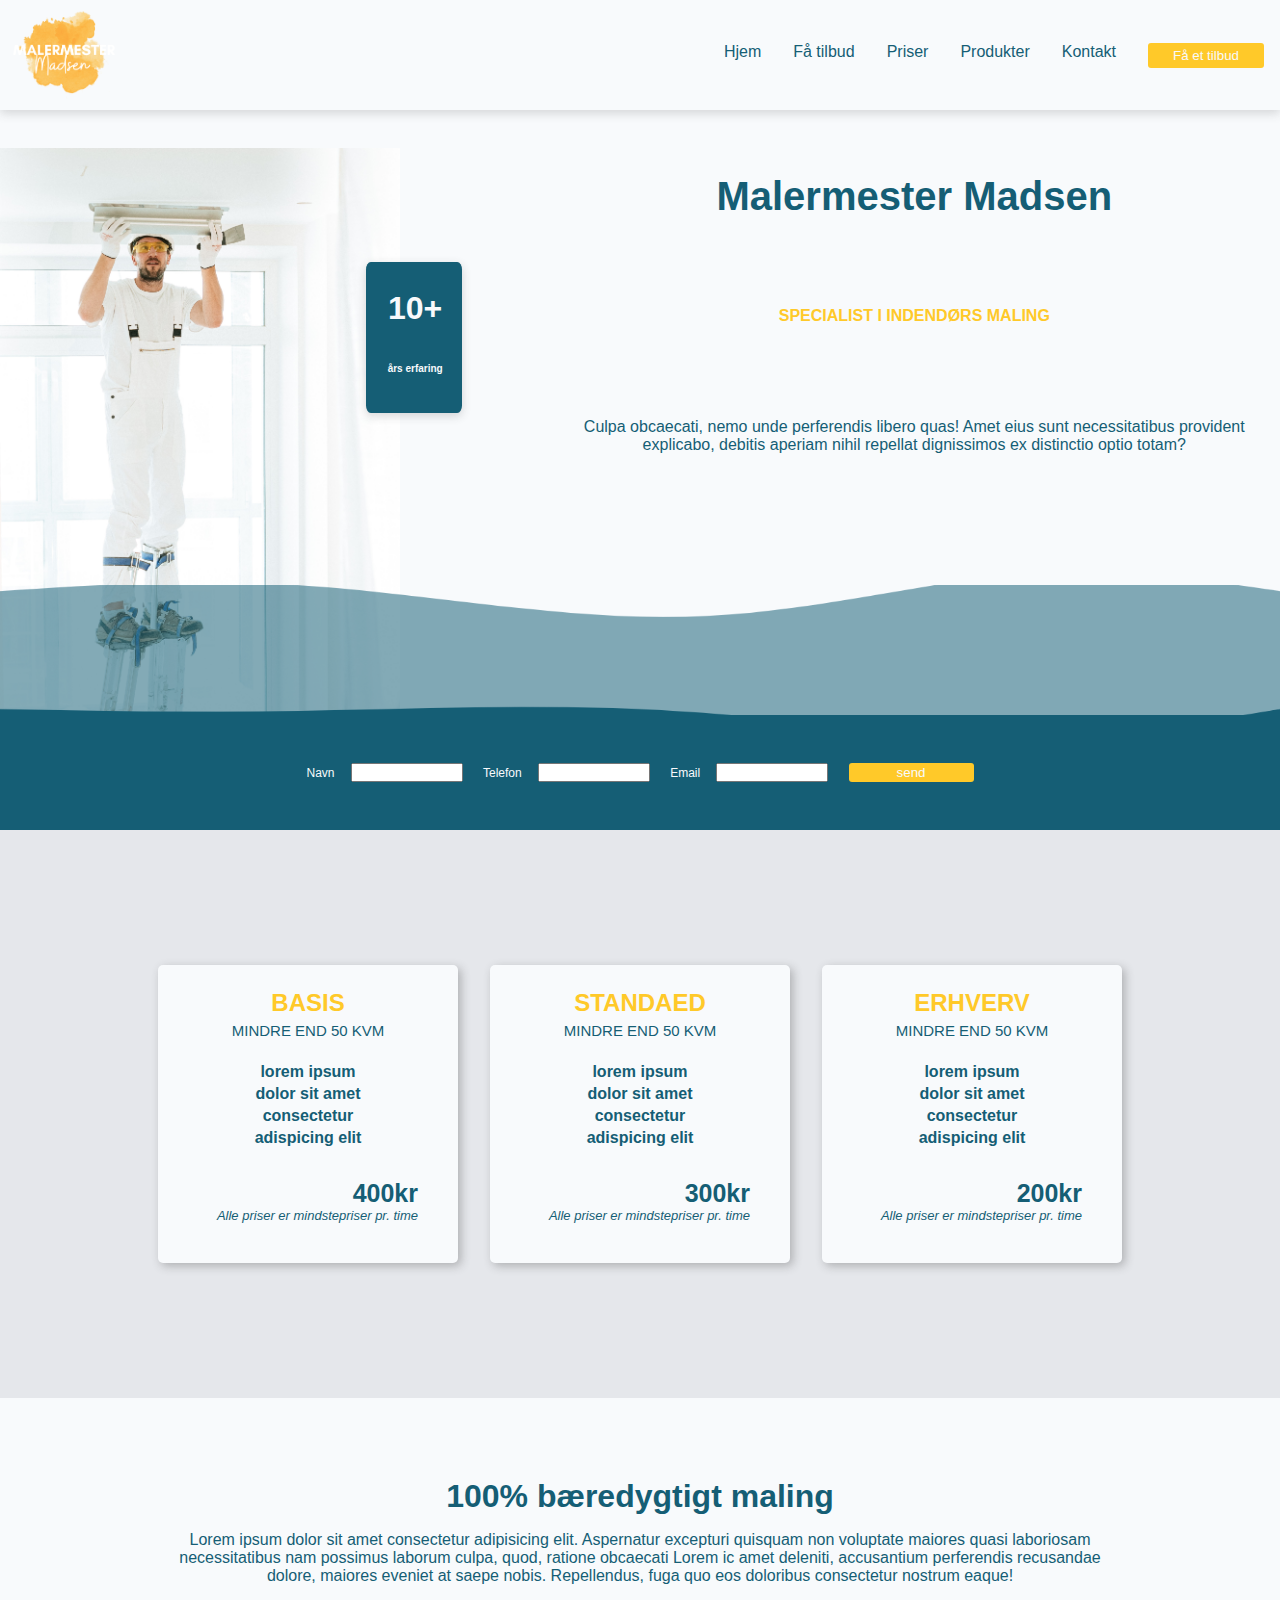
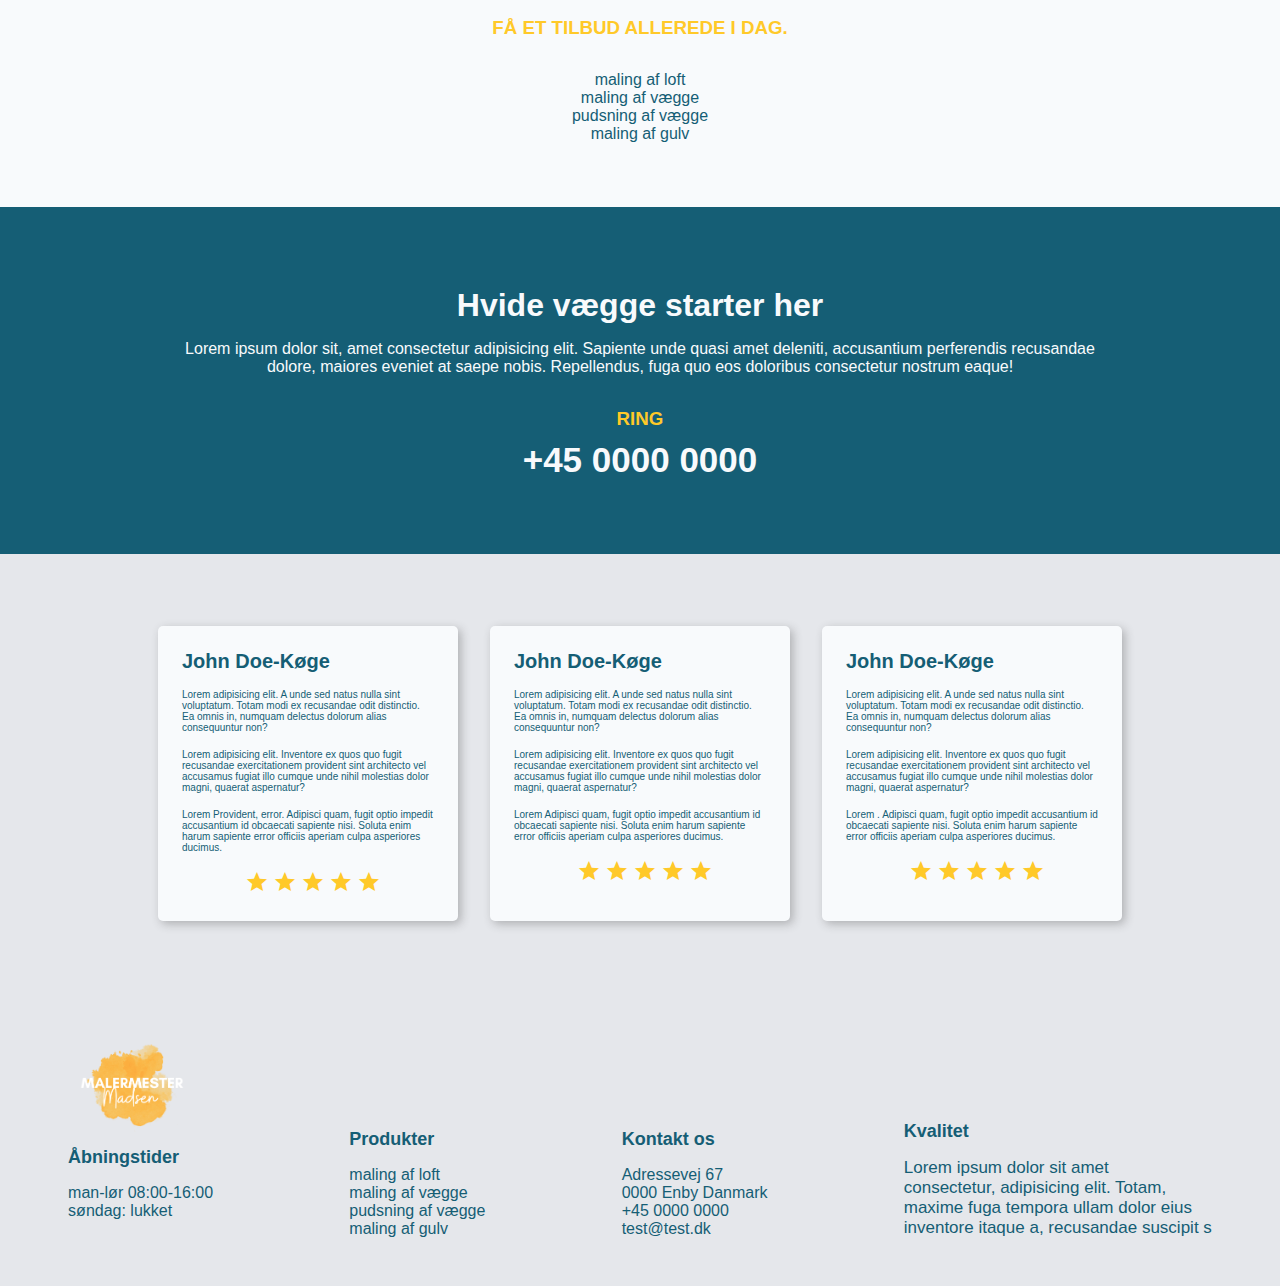
<file: painterproject/index.html>
<!DOCTYPE html>
<html lang="da">
<head>
    <meta charset="UTF-8">
    <meta http-equiv="X-UA-Compatible" content="IE=edge">
    <meta name="viewport" content="width=device-width, initial-scale=1.0">
    <title>painterproject</title>
    <link rel="stylesheet" href="style.css">
    <link rel="stylesheet" href="https://fonts.googleapis.com/css2?family=Material+Symbols+Outlined:opsz,wght,FILL,GRAD@20..48,100..700,0..1,-50..200" />
    <link rel="stylesheet" href="https://cdnjs.cloudflare.com/ajax/libs/font-awesome/6.2.1/css/all.min.css" integrity="sha512-MV7K8+y+gLIBoVD59lQIYicR65iaqukzvf/nwasF0nqhPay5w/9lJmVM2hMDcnK1OnMGCdVK+iQrJ7lzPJQd1w==" crossorigin="anonymous" referrerpolicy="no-referrer" />
   
</head>
<body>
    <header>
        <nav>
            <img src="logo.png" alt="logo">
            <label for="burger">
                <span class="material-symbols-outlined">
                    menu
                    </span>
                    
            </label>
            <input type="checkbox" id="burger">
        <ul>
            <li><a href="#">Hjem</a></li>
            <li><a href="#">Få tilbud</a></li>
            <li><a href="#">Priser</a></li>
            <li><a href="#">Produkter</a></li>
            <li><a href="#">Kontakt</a></li>
            <button>Få et tilbud</button>
        </ul>
        </nav>
    </header>
    <section class="hero">
        <img src="workerred.jpg" alt="painterworker">
        <section>
        <h1>Malermester Madsen</h1>
        <h2>SPECIALIST I INDENDØRS MALING</h2>
        </section>
        <p> Culpa obcaecati, nemo unde perferendis libero quas! Amet eius sunt necessitatibus provident explicabo, debitis aperiam nihil repellat dignissimos ex distinctio optio totam?</p>
        <nav>  <h2>10+</h2> <h3>års erfaring</h3> 
        </nav>
            <ul>
            <label for="Kontakt">
            <li>Navn</li><input type="text">
            <li>Telefon</li><input type="text">
            <li>Email</li><input type="text">
            <button>send</button>
            </label>
            </ul>
        <div class="waves"><img src="waves.png" alt="waves"></div>
    </section>

    <section class="cards">

        <ul> 
            <h2>BASIS</h2>
            <h3>MINDRE END 50 KVM</h3>
            <li>lorem ipsum</li>
            <li>dolor sit amet</li>
            <li>consectetur</li>
            <li>adispicing elit</li>
            <h4>400kr</h4>
            <p>Alle priser er mindstepriser pr. time</p>
        </ul>
        <ul> 
            <h2>STANDAED</h2>
            <h3>MINDRE END 50 KVM</h3>
            <li>lorem ipsum</li>
            <li>dolor sit amet</li>
            <li>consectetur</li>
            <li>adispicing elit</li>
            <h4>300kr</h4>
            <p>Alle priser er mindstepriser pr. time</p>
        </ul>
        <ul> 
            <h2>ERHVERV</h2>
            <h3>MINDRE END 50 KVM</h3>
            <li>lorem ipsum</li>
            <li>dolor sit amet</li>
            <li>consectetur</li>
            <li>adispicing elit</li>
            <h4>200kr</h4>
            <p>Alle priser er mindstepriser pr. time</p>
        </ul>

    </section>

    <article class="whiteinfo">
        <h2> 100% bæredygtigt maling</h2>
        <p> Lorem ipsum dolor sit amet consectetur adipisicing elit. Aspernatur excepturi quisquam non voluptate maiores quasi laboriosam necessitatibus nam possimus laborum culpa, quod, ratione obcaecati 
            Lorem ic amet deleniti, accusantium perferendis recusandae dolore, maiores eveniet at saepe nobis. Repellendus, fuga quo eos doloribus consectetur nostrum eaque!</p>
        <h3>FÅ ET TILBUD ALLEREDE I DAG.</h3>
        <ul>
            <li>maling af loft</li>
            <li>maling af vægge</li>
            <li>pudsning af vægge</li>
            <li>maling af gulv</li>
        </ul>
    </article>
    <article class="blueinfo">
        <h2> Hvide vægge starter her</h2>
        <p>Lorem ipsum dolor sit, amet consectetur adipisicing elit. Sapiente unde quasi amet deleniti, accusantium perferendis recusandae dolore, maiores eveniet at saepe nobis. Repellendus, fuga quo eos doloribus consectetur nostrum eaque!</p>
        <h3>RING</h3>
        <h4>+45 0000 0000</h4>
    </article>
    <section class="cardsstars">

        <ul> 
            <h2>John Doe-Køge</h2>
            <p>Lorem adipisicing elit. A unde sed natus nulla sint voluptatum. Totam modi ex recusandae odit distinctio. Ea omnis in, numquam delectus dolorum alias consequuntur non?</p>
            <p>Lorem adipisicing elit. Inventore ex quos quo fugit recusandae exercitationem provident sint architecto vel accusamus fugiat illo cumque unde nihil molestias dolor magni, quaerat aspernatur?</p>
            <p>Lorem Provident, error. Adipisci quam, fugit optio impedit accusantium id obcaecati sapiente nisi. Soluta enim harum sapiente error officiis aperiam culpa asperiores ducimus.</p>
                <span class="material-symbols-outlined">
                grade grade grade grade grade
                </span>
        </ul>
        <ul> 
            <h2>John Doe-Køge</h2>
            <p>Lorem adipisicing elit. A unde sed natus nulla sint voluptatum. Totam modi ex recusandae odit distinctio. Ea omnis in, numquam delectus dolorum alias consequuntur non?</p>
            <p>Lorem adipisicing elit. Inventore ex quos quo fugit recusandae exercitationem provident sint architecto vel accusamus fugiat illo cumque unde nihil molestias dolor magni, quaerat aspernatur?</p>
            <p>Lorem Adipisci quam, fugit optio impedit accusantium id obcaecati sapiente nisi. Soluta enim harum sapiente error officiis aperiam culpa asperiores ducimus.</p>
                <span class="material-symbols-outlined">
                grade grade grade grade grade
                </span>
        </ul>
        <ul> 
            <h2>John Doe-Køge</h2>
            <p>Lorem adipisicing elit. A unde sed natus nulla sint voluptatum. Totam modi ex recusandae odit distinctio. Ea omnis in, numquam delectus dolorum alias consequuntur non?</p>
            <p>Lorem adipisicing elit. Inventore ex quos quo fugit recusandae exercitationem provident sint architecto vel accusamus fugiat illo cumque unde nihil molestias dolor magni, quaerat aspernatur?</p>
            <p>Lorem . Adipisci quam, fugit optio impedit accusantium id obcaecati sapiente nisi. Soluta enim harum sapiente error officiis aperiam culpa asperiores ducimus.</p>
                <span class="material-symbols-outlined">
                grade grade grade grade grade
                </span>
        </ul>

    </section>
    <footer>
            <ul>
                <img src="logo.png" alt="logo">
                <h2>Åbningstider</h2>
                <li>man-lør 08:00-16:00</li>
                <li>søndag: lukket</li>
                <a href="#"><i class="fa-brands fa-facebook"></i></a>
                <a><i class="fa-brands fa-twitter"></i></a>
                <a><i class="fa-brands fa-linkedin-in"></i></a>
                <a><i class="fa-brands fa-instagram"></i></a>
            </ul>
           
            <ul> 
                <h2>Produkter</h2>
                <li>maling af loft</li>
                <li>maling af vægge</li>
                <li>pudsning af vægge</li>
                <li>maling af gulv</li>  
            </ul>
            <ul>
                <h2>Kontakt os</h2>
                <li>Adressevej 67</li>
                <li>0000 Enby Danmark</li>
                <li>+45 0000 0000</li>
                <li>test@test.dk</li>
            </ul>
            <ul>
                <h2>Kvalitet</h2>
                <li>Lorem ipsum dolor sit amet 
                <li>consectetur, adipisicing elit. Totam, </li> <li>maxime fuga tempora ullam dolor eius </li> <li> inventore itaque a, recusandae suscipit s</li>
            </ul>

    </footer>

</body>

</html>
</file>
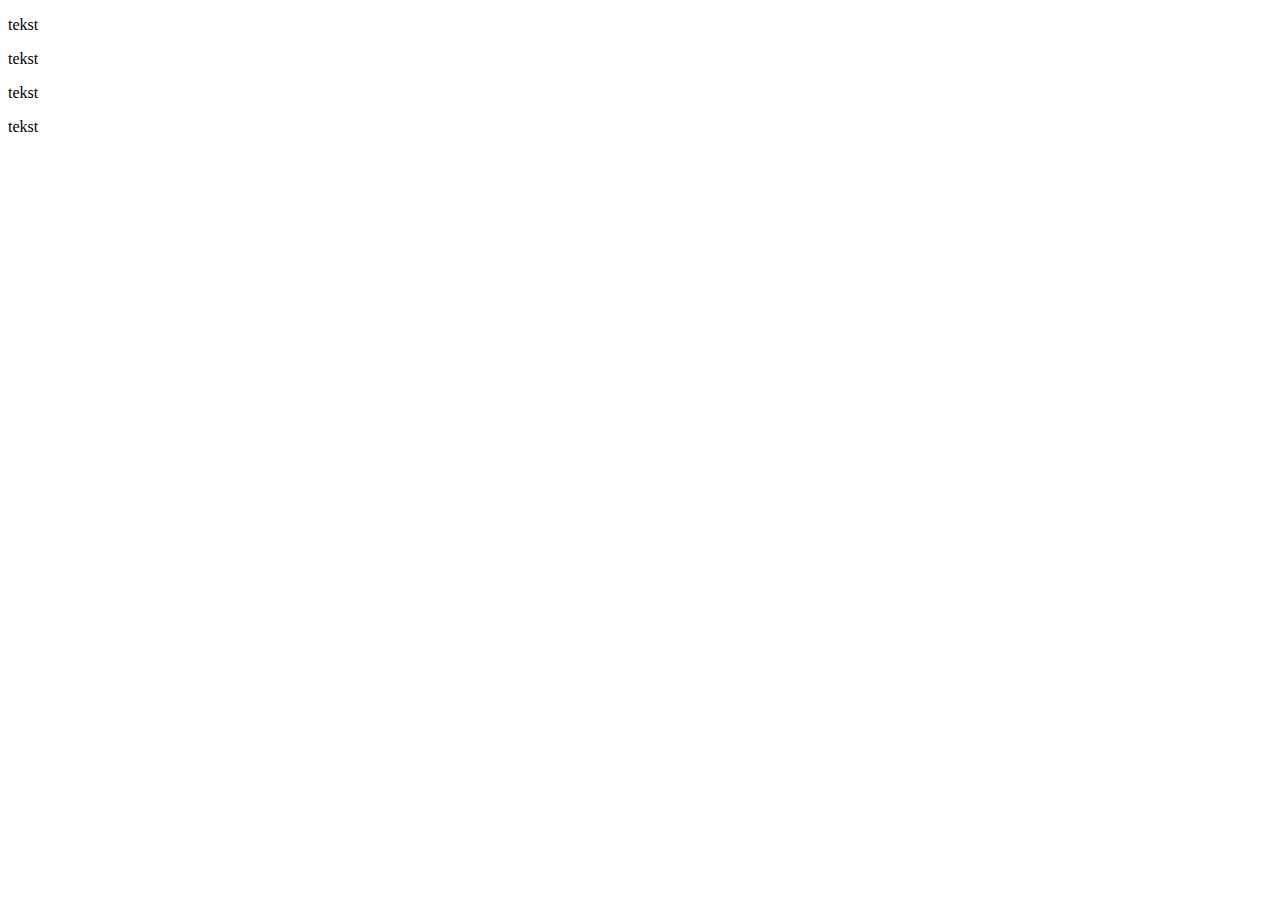
<file: variabler/index.html>
<!DOCTYPE html>
<html lang="en">
<head>
    <meta charset="UTF-8">
    <meta http-equiv="X-UA-Compatible" content="IE=edge">
    <meta name="viewport" content="width=device-width, initial-scale=1.0">
    <title>JavaScript_del2</title>
    <script src="javascript_del2.js"></script>
</head>
<body>
     <div id="awesomeness"></div>
</body> 
</html>
</file>
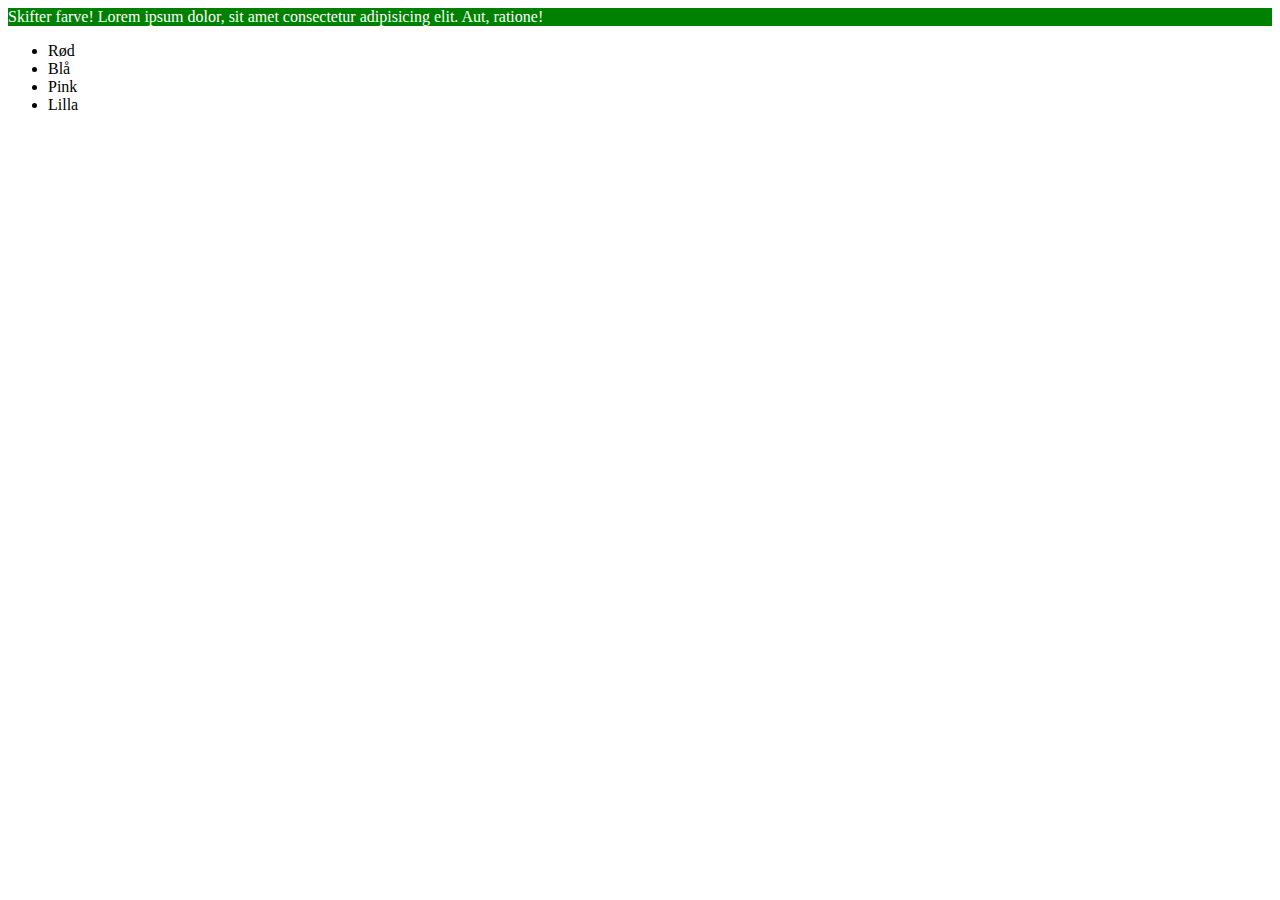
<file: funks/funks.html>
<!DOCTYPE html>
<html lang="da">
<head>
    <meta charset="UTF-8">
    <meta http-equiv="X-UA-Compatible" content="IE=edge">
    <meta name="viewport" content="width=device-width, initial-scale=1.0">
    <title>Funktioner</title>
    <link rel="stylesheet" href="funks.css">
</head>
<body>
    <section class="skifterFarve">
        Skifter farve! Lorem ipsum dolor, sit amet consectetur adipisicing elit. Aut, ratione!
    </section>

<ul>
    <!-- //genvej ul>li*4 -->
    <li class="link1">Rød</li>
    <li class="link2">Blå</li>
    <li class="link3">Pink</li>
    <li class="link4">Lilla</li>
</ul>

   <script src="funks.js"></script>   
</body>


</html>
</file>
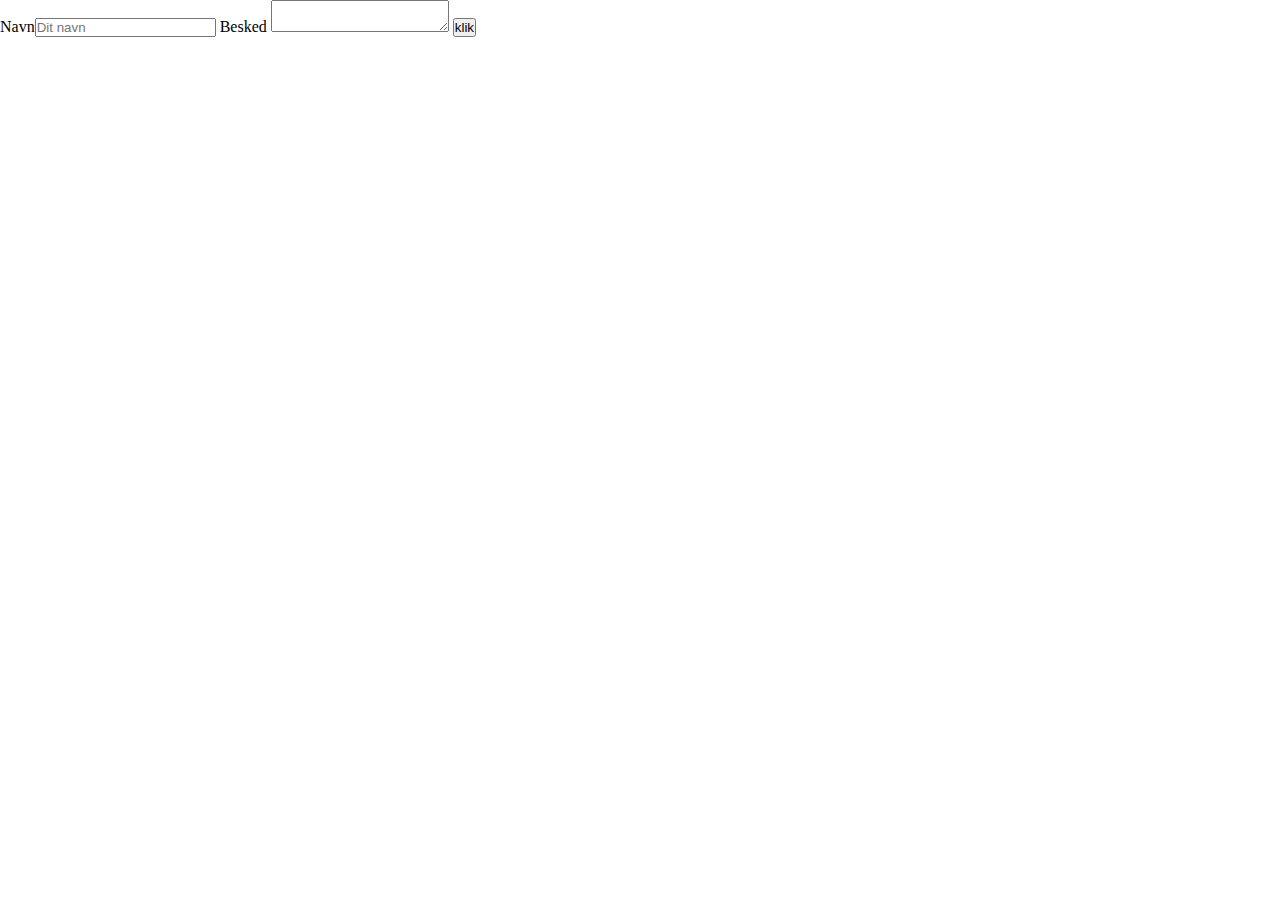
<file: funks/BriansOste/intex.html>
<!DOCTYPE html>
<html lang="en">
<head>
    <meta charset="UTF-8">
    <meta http-equiv="X-UA-Compatible" content="IE=edge">
    <meta name="viewport" content="width=device-width, initial-scale=1.0">
    <title>Document</title>
    <link rel="stylesheet" href="oste.css">
</head>
<body>

<!-- <div class="container"></div>
<div class="drag" draggable ="true"></div>
<div class="drop"></div> -->

<form action="tak.html">
    <label>Navn<input type="text" placeholder="Dit navn"></label>
    <label>
        Besked
        <textarea></textarea>
    </label>
    <label>
        <button>klik</button>
    </label>
        <!-- input type="email" vil få @ og .com fra på telefon tastatur. kan også bruges med "date" (for dato frem) og "tal" (for tal frem) "textarea" (for tekstboks fra). -->
</form>

    <script src="oste.js"></script>
</body>
</html>
</file>
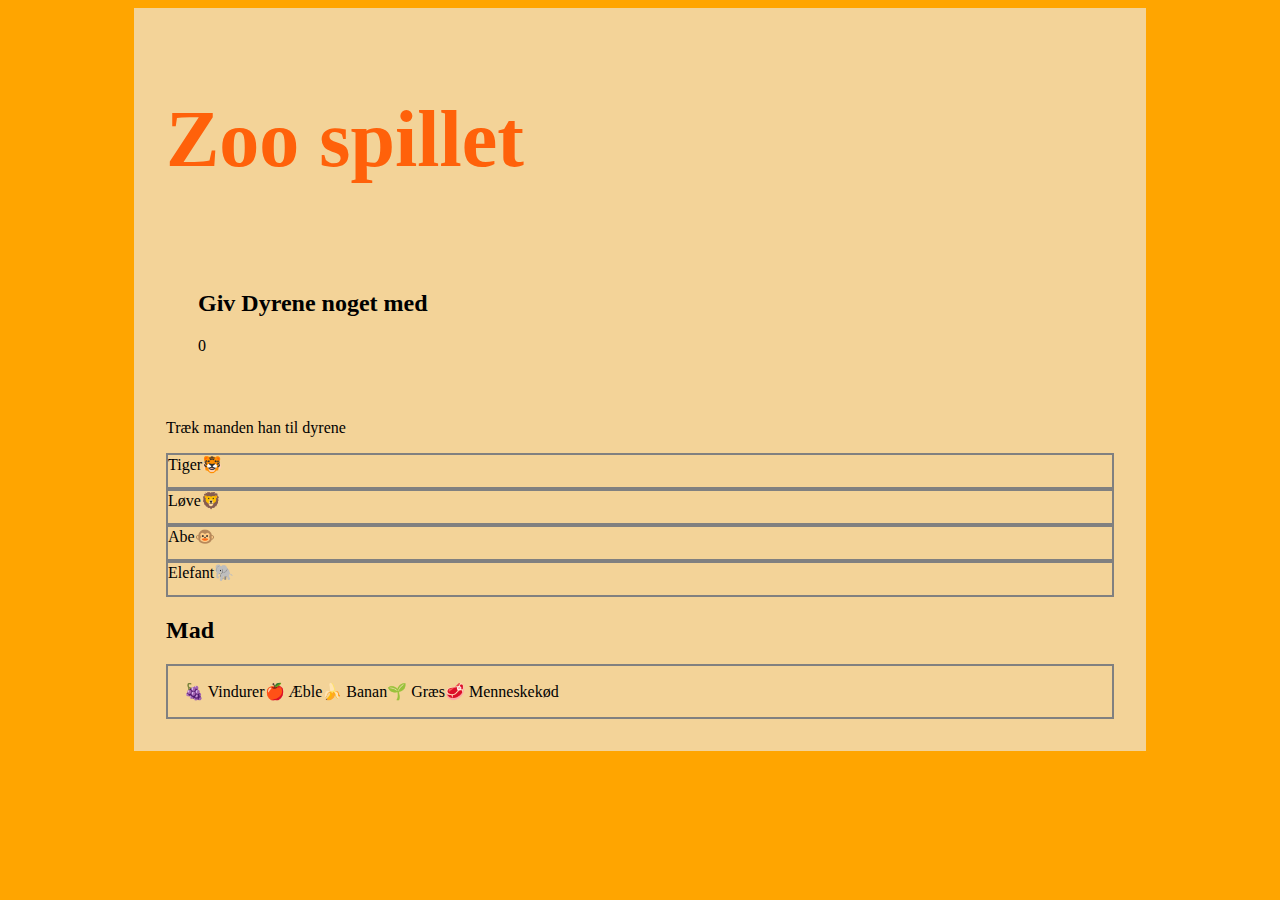
<file: funks/spil/index2.html>
<!DOCTYPE html>
<html lang="en">
<head>
  <meta charset="UTF-8">
  <meta http-equiv="X-UA-Compatible" content="IE=edge">
  <meta name="viewport" content="width=device-width, initial-scale=1.0">
  <title>game</title>
  <link rel="stylesheet" href="style.css">
  <script src="spil.js" defer></script>
</head>
<body>
  <div class="wrapper">
  <h1> Zoo spillet</h1>
  <section id="point">
    <h2>Giv Dyrene noget med</h2>
    <p id="score">0</p>
  </section>
    <section id="animals">
      <p class="text">Træk manden han til dyrene</p>
      <div id="tiger" class="animal">Tiger🐯</div>
      <div id="lion" class="animal"> Løve🦁</div>
      <div id="monky" class="animal">Abe🐵</div>
      <div id="elephant" class="animal">Elefant🐘</div>
    </section>
  <section id="foods">
    <h2>Mad</h2>
    <div class="foodcontainer">
      <artcile id="f-1" draggable="true">🍇 Vindurer</artcile>
      <artcile id="f-2" draggable="true">🍎 Æble</artcile>
      <artcile id="f-3" draggable="true">🍌 Banan</artcile>
      <artcile id="f-4" draggable="true">🌱 Græs</artcile>
      <artcile id="f-5" draggable="true">🥩 Menneskekød</artcile>
    </div>
  </section>
</div>
</body>
</html>
</file>
<file: painterproject/style.css>
*{
    margin: 0;
    padding: 0;
    box-sizing: border-box;
}
:root{
    --clr-yellow:#ffc929;
    --clr-main:#155E75;
    --clr-gray:#E5E7EB;
    --clr-bg:#f8fAfC;
    /*font-family: 'Gill Sans', 'Gill Sans MT', Calibri, 'Trebuchet MS', sans-serif;*/
    font-family: 'Mulish', sans-serif;
    font-family: 'Poppins', sans-serif;    
}
body{
    background-color: var(--clr-gray);
}
nav{
    width: 100%;
    min-height: 10vh;
    box-shadow: 0 3px 10px rgba(60, 60, 60, 0.2);
    background-color: var(--clr-bg);
    display:flex;
    flex-wrap: wrap;
    position: sticky;
    padding-right: 1rem;
    justify-content: space-between;
    align-items: center;
    z-index: 1;
    
}

nav ul{
    list-style: none;
    display:flex;
    gap: 2rem;
    color: var(--clr-main);
   
    
    
}

a:hover {
    color: var(--clr-yellow);
  }
a:link, a:visited{
    color: var(--clr-main);
    text-decoration: none;
  }
p, a:hover{
    color: var(--clr-yellow);
}
nav img{
   
    max-width: 8rem;
}

nav button{
    background-color: var(--clr-yellow);
    color: #f8f9fb;
    border-color:var(--clr-bg);
    border-style: none;
    border-radius: 3px;
    padding: 5px;
    padding-inline: 25px;
    
    
}
nav button:hover{
    background-color: var(--clr-main);
    cursor:pointer;
}
nav label, nav input{
    display: none;
}

.hero{
        display: grid;
        grid-template-rows: 1fr 1fr 1fr 1fr; /* 3 + 1 = 4, 3/4 +1/4= 4/4(altså 1 hel) */
        grid-template-columns: 2fr 1fr 1fr 3fr; /*3/8 + 1/8 + 1/8 + 3/8 = 8/8 (altså 1 hel)*/
        background-color: var(--clr-bg);
        width: 100%;
        height: 80vh;  
}
.hero img {
        display: grid;
        grid-column: 1/3;
        grid-row: 1/6;
        width: 25rem;
        height: 100%;
        object-fit: contain;
        
        
}
.hero nav{
        display: grid;
        grid-column: 2/3;
        grid-row: 2/3;
        color: var(--clr-bg);
        background-color: var(--clr-main);
        border-radius: 5%;
        width: 6rem;
        text-align: center;
        padding-left: 12%;
}
.hero nav h2{
    color: var(--clr-bg);
    font-size: 2rem;

}
.hero nav h3{
    font-size: 10px;
    margin-top: -2rem;
}
.hero p{
    display: grid;
    grid-row: 3/4;
    grid-column: 3/5;
    text-align: center;
    color: var(--clr-main);
    padding: 5px;
    z-index: 1;

}
.hero section{
    display: grid;
    grid-column: 3/5;
    grid-row: 1/3;
    padding-top: 4rem;
    
    text-align: center;
}
.hero h1{
    font-size: 40px;
    color: var(--clr-main);

}
.hero h2{
    font-size: 1rem;
    color: var(--clr-yellow);

}
.hero h3{
    font-size: 15px;
}
.hero ul{
    display: grid;
    grid-row: 5/5;
    grid-column: 1/5;
    z-index:1;
    background-color: var(--clr-main);
    text-align: center;
    padding: 2rem;
    list-style: none;
   
}
.hero li{
    display: inline;
    color: var(--clr-bg);
    padding: 1rem;   
    font-size: 12px;   
}
.hero input{
    width: 7rem;
}

.hero button{
    color: var(--clr-bg);
    background-color: var(--clr-yellow);
    border: none;
    padding:  2px;
    padding-inline: 3rem;
    margin-left: 2rem;
    margin: 1rem;
    border-radius: 3px;
}
.hero button:hover{
        background-color: var(--clr-main);
        cursor:pointer;
    }

.waves img:last-of-type{
    display: grid;
    grid-row: 5/5;
    grid-column: 1/5;
    
    width:100%;
    max-height: 130px ;
    align-self: flex-end;
    object-fit: cover;
}
.waves {
    display: grid;
    grid-row: 4/5;
    grid-column: 1/5;   
      
}

.cards{
        width:100%;
        padding: 15vh 0 15vh 0;
        background: var(--clr-gray);
        display: flex;
        flex-wrap:wrap;
        gap:2rem;
        justify-content: center;
         
    }
    .cards :hover{  
        cursor:pointer;
        transform: scale(1.1);
        
    }
    
    .cards ul{
        flex:0 1 300px;
        align-self: stretch;
        background: var(--clr-bg);
        border-radius: 5px;
        box-shadow: 3px 3px 10px rgba(50,50,50,0.3);
        padding: 1.5rem;
        
        list-style: none;
        color: var(--clr-main);
        text-align: center;
        
    }
    .cards p{
        font-size: small; 
        font-style: italic;
        margin-bottom: 1rem;
        color: var(--clr-main);
        text-align: end;
        padding-inline: 1rem;
        
    }
    .cards h2{
        color: var(--clr-yellow);
        padding-inline: 1rem;
        text-align: center;
    }
    .cards h3{
        font-size: 15px;
        padding: 5px 0 20px 0;
        text-align: center;
        font-weight: lighter;
        
    }
    .cards h4{
        margin-top: 2rem;
        text-align: end;
        font-size: 25px;
        padding-inline: 1rem;
    }
    .cards ul li{
        font-weight: 700;
        margin: 4px;
    }
    .whiteinfo{

        background-color: var(--clr-bg);
        padding: 4rem;
        text-align: center;
    }
    .whiteinfo h2{
        color: var(--clr-main);
        font-size: 2rem;
        margin: 1rem;
    }
    .whiteinfo p{
        color: var(--clr-main);
        padding-inline: 7rem;
    }
    .whiteinfo h3{
        color: var(--clr-yellow);
        margin: 2rem;
    }
    .whiteinfo ul{
        list-style: none;
        color: var(--clr-main);
    }

    .blueinfo {
        background-color: var(--clr-main);
        padding: 4rem;
        text-align: center;
    }
    .blueinfo h2{
        color: var(--clr-bg);
        font-size: 2rem;
        margin: 1rem;
    }
    .blueinfo p{
        color: var(--clr-bg);
        padding-inline: 7rem;
    }
    .blueinfo h3{
        color: var(--clr-yellow);
        margin-top: 2rem;
    }
    .blueinfo h4{

        color: var(--clr-bg);
        font-size: 35px;
        margin: 10px;
    }
    .cardsstars{
        width:100%;
    
        padding: 8vh 0 8vh 0;
        background: var(--clr-gray);
        display: flex;
        flex-wrap:wrap;
        gap:2rem;
        justify-content: center;
        font-size: calc();
        
        
        
    }
    .cardsstars :hover{
        
        cursor:pointer;
    }
    .cardsstars ul{
        flex:0 1 300px;
        align-self: stretch;
        background: var(--clr-bg);
        border-radius: 5px;
        box-shadow: 3px 3px 10px rgba(50,50,50,0.3);
        padding: 1.5rem;
        
        list-style: none;
        color: var(--clr-main);
        text-align: center;
        
    }
    .cardsstars h2{
        color: var(--clr-main);
        text-align: start;
        font-size: 20px;
        font-weight: bold;
    }
    .cardsstars span{
        color: var(--clr-yellow);
        letter-spacing: -10px;
    }

        .material-symbols-outlined {
             font-variation-settings:
            'FILL' 1,
            'wght' 400,
            'GRAD' 0,
            'opsz' 48
        }
    
    .cardsstars p{
        font-size: 10px;
        margin: 1rem 0;
        color: var(--clr-main);
        text-align: start;
        
    }

    
footer{
    background-color: var(--clr-gray);
    display:flex;
    flex-wrap: wrap;
    justify-content: space-around;
    align-items: end;
    margin-bottom: 3rem;
    
}
footer h2{
    color: var(--clr-main);
    font-size: 18px;
    margin-bottom: 1rem;
}

footer ul {

    list-style: none;
    color: var(--clr-main);
}

footer ul:last-child{
    align-items: end; 
    margin-top: 10%;
    color: var(--clr-main);
    list-style: none;
    font-size: 17px;
    align-self: center;  
}

footer img{
   
    max-width: 8rem;
}
footer i{
    margin: 10px;
}
footer i:hover{
        
    cursor:pointer;
}
  

footer label, footer input{
    display: none;
}


@media (max-width:600px){

    nav img{
        width: 5rem;
    }
    nav ul{
        display: none;
    }

    nav label {
        display:block;
    }
    nav label:hover{
        cursor:pointer;
       
    }
    nav input:checked ~ ul{
        display:flex;
        flex-direction: column;
        width:100%;
        text-align:center;       
    }
    nav li{
        margin: -7px;
    }
    nav button{
        margin: 12px;
        text-align: center;
    }

   
    .hero img:first-child{
        display: grid;
        grid-column: 1/3;
        grid-row: 1/2;
        margin-top: -20px;
        width: 25rem;
        height: 32rem;
        opacity: 0.5;

       
}
    
    .hero section{
        display: grid;
        grid-column: 1/3;
        grid-row: 1/2;
        padding-top: 0;
        text-align: center;
        z-index: 1;
        
}
    .hero h1{
        margin-top: 5rem;
        font-size: 25px;
        
}
    .hero h2{
        margin-bottom: 27rem;
        font-size: 12px; 
}
    .hero p{
        grid-row: 1/2;
        grid-column: 1/3;

        margin-top: 8rem;
        padding: 2rem;
        width: 90%;
}
    .hero ul{
        grid-row: 1/1;
        grid-column: 1/3;

        width: 100%;
        z-index:1;

        background-color: var(--clr-main);
        list-style: none;
        align-self: flex-end;
        margin-bottom: -3rem;

}

    .hero ul input{
        display: block;
        padding-inline: 9rem;
        margin: 1rem;
}

    .hero ul {
        display:flex;
        font-size: 10px; 
        text-align: left;
        margin-top: 16rem;
        padding: 15px;
}
    .hero button{
        display: flex;
        padding: 8px 20vh;
        margin-bottom: 2rem;
        margin-top: 2rem;
    }
    .hero nav{
        display: none;
}

    .waves{
        grid-row: 1/2;
        margin-bottom: 13rem;

}

    .whiteinfo{
        padding: 0;
        margin: 0;
}
    .whiteinfo h2{    
        padding-top: 2rem;
}
    .whiteinfo p{
        font-size: 12px;
        margin: 1rem;
        padding: 0;
}
    .whiteinfo ul{
        padding-bottom: 1rem;
}
    .blueinfo{
        padding: 1px;
        margin: 0;
}
    .blueinfo h2{ 
        font-size: 24px;   
        padding-top: 2rem;
}
    .blueinfo p{
        font-size: 12px;
        margin: 2rem;
        padding: 0;
}
    .blueinfo h4{
        padding-bottom: 3rem;
}
    footer{
        justify-content: flex-start;
        margin: 1rem;
        padding-bottom: 4rem;  
        row-gap: 2rem;
        column-gap: 10px;

}
 
    footer ul:nth-of-type(4){
        align-items: flex-end;
        margin-top: -2rem;
        width: 25%px;
        font-size: 10px;
}
}
</file>
<file: funks/funks.css>
li{
    cursor: pointer;
}
</file>
<file: funks/BriansOste/oste.css>
*{
    margin: 0;
    padding: 0;
    box-sizing: border-box;
}
/* .cheeseCard{
    padding: 4rem;
    background-color: hsl(0, 120, 0,5);
}
.container{
    background-color: black;
} */
.drag{
    background-color: blueviolet;
    width: 12rem;
    height: 12rem;
    position: absolute;
}
.drop{

    background-color: blue;
    width: 12rem;
    height: 12rem;
    position: absolute;
    right: 39px;
    bottom: 30px;
}
</file>
<file: funks/spil/style.css>
body{
    background-color: orange
}
.wrapper{

    width: 75%;
    margin: auto;
    background-color: rgb(243, 211, 152);
    display: flex;
    flex-direction: column;
    padding: 2rem;
}
.animal{
    border: 2px solid gray;
    min-height: 2rem;
    margin-bottom: 0,5rem;
    padding: 0,5 rem;
   
}
.foodcontainer{
    border: 2px solid gray;
    padding: 1rem;
    display: flex;
}
.foodcontainer article{
    width: 200px;
    border: 1px solid gray;
    background-color: greenyellow;
    text-align: left;
    padding: 1rem;
    margin-right: 1rem;
}

h1{
    font-size: 5rem;
    color: rgba(255, 89, 0, 0.936);
}
#point{
padding: 2rem;
border-color: antiquewhite;

}
</file>
